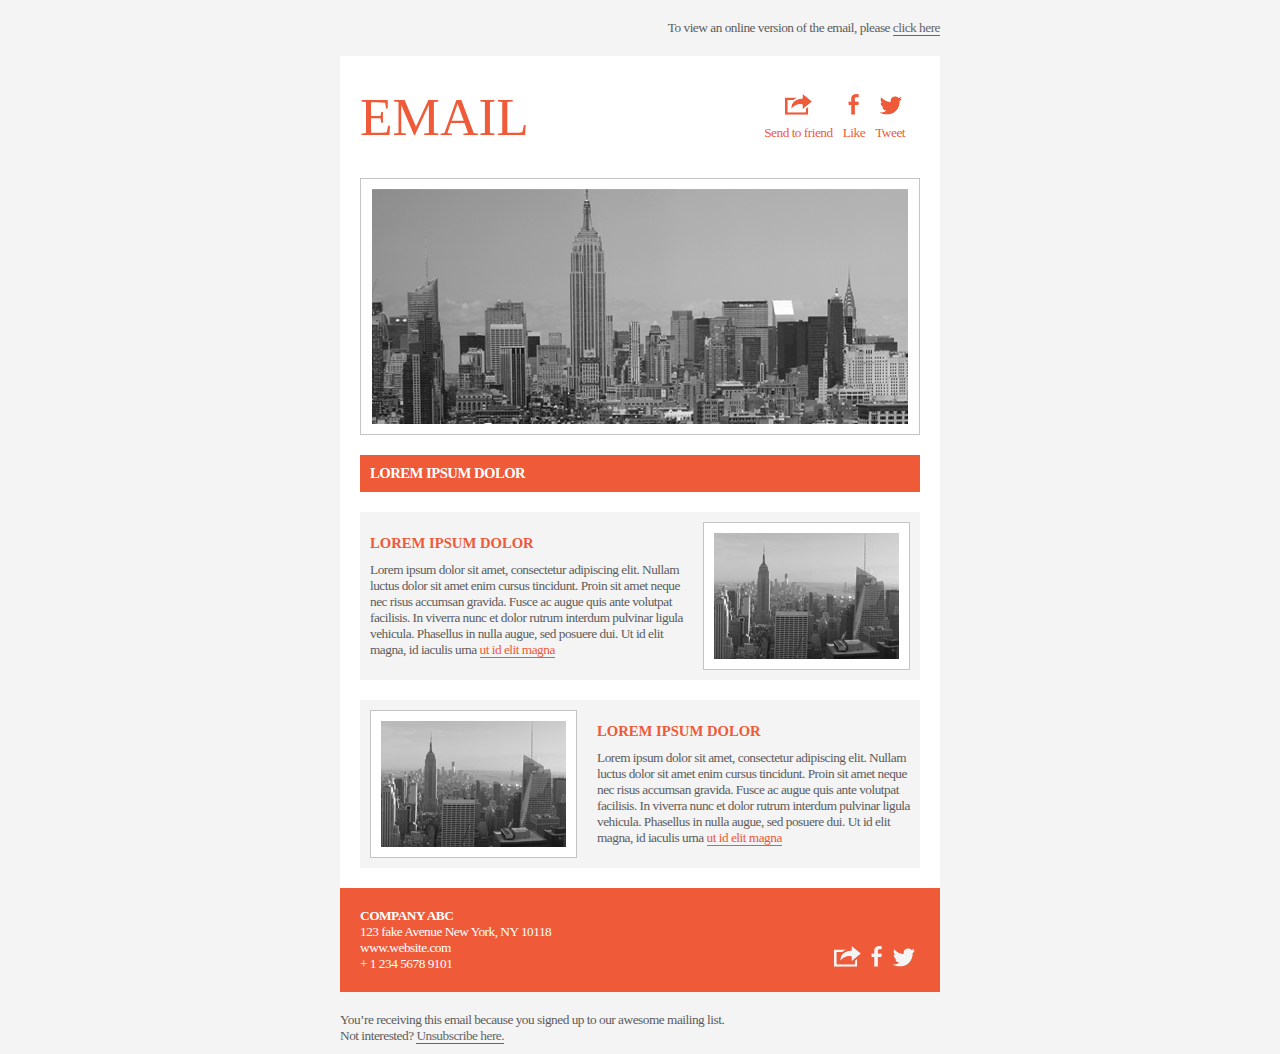
<file: Email Temlate/index.html>
<!DOCTYPE html PUBLIC "-//W3C//DTD XHTML 1.0 Transitional//EN"
        "http://www.w3.org/TR/xhtml1/DTD/xhtml1-transitional.dtd">
<html xmlns="http://www.w3.org/1999/xhtml">
<head>
    <title></title>
    <meta http-equiv="Content-Type" content="text/html; charset=utf-8"/>
    
    <style type="text/css">
        body {
            font-family: Tahoma;

        }

        p {
            margin: 0 !important;
            letter-spacing: -0.5px;
            color: #5c5c5c;
        }

        h1 {
            margin: 0 !important;
            color: #ef5a39;
        }

        h2 {
            color: #ef5a39;
            margin: 0 0 10px !important;
            text-transform: uppercase;
        }

        .social p {
            color: #ef5a39;
        }

        .email {
            font-family: Impact;
        }

        .contacts p {
            color: #fff;
        }

        .heading p {
            color: #fff;
            text-transform: uppercase;
            font-weight: bold;
        }

        .main {
            padding-top: 0 !important;
        }

        .email {
            padding-left: 0 !important;
        }

        .wrap {
            width: 600px;
        }

        .conteiner {
            padding: 0 !important;
        }

    </style>
    
</head>

<body style="margin:0;padding:0;" bgcolor="#f4f4f4">
<table width="100%" cellspacing="0" cellpadding="0" bgcolor="#f4f4f4">
    <tr>
        <td>
            <table class="wrap" width="650px" align="center" cellpadding="0" cellspacing="0" bgcolor="#f4f4f4">
                <tr height="20">
                    <td><img src="images/1.png"></td>
                    <td></td>
                    <td><img src="images/1.png"></td>
                </tr>
                <tr align="right">
                    <td></td>
                    <td><p style="font-size: 10pt;">To view an online version of the email, please <a
                            style="text-decoration:none; color:#666666;" href="#">
                        <span style="color: #666666; border-bottom: 1px solid #666666">click here</span></a></p>
                    </td>
                    <td></td>
                </tr>
                <tr height="20">
                    <td></td>
                    <td></td>
                    <td></td>
                </tr>
                <tr>
                    <td></td>
                    <td>
                        <table width="600px" bgcolor="#ffffff" align="center" cellspacing="0"
                               cellpadding="0">
                            <tr>
                                <td colspan="4" class="main">
                                    <table cellspacing="20" cellpadding="10">
                                        <tr align="center">

                                            <td align="left" class="email" colspan="1"><h1
                                                    style="font-size: 40pt; font-weight: normal;">EMAIL</h1></td>
                                            <td colspan="3">
                                                <table cellspacing="0" cellpadding="5" align="right">
                                                    <tr align="center">
                                                        <td>
                                                            <img src="images/icon1.png">
                                                        </td>
                                                        <td valign="bottom"><img src="images/icon2.png">

                                                        </td>
                                                        <td valign="bottom"><img src="images/icon3.png">

                                                        </td>
                                                    </tr>

                                                    <tr align="center" valing="bottom" class="social"
                                                        style="font-size: 10pt;">
                                                        <td><p>Send to friend</p></td>
                                                        <td><p>Like</p></td>
                                                        <td><p>Tweet</p></td>
                                                    </tr>
                                                </table>
                                            </td>

                                        </tr>
                                        <tr align="center">
                                            <td colspan="4" style="border: 1px solid #c4c4c4"><img src="images/img.png"></td>
                                        </tr>

                                        <tr align="left">

                                            <td colspan="4" bgcolor="#ef5a39" class="heading">
                                                <p style="font-size: 11pt;">
                                                    Lorem ipsum dolor</p></td>

                                        </tr>

                                        <tr align="center">

                                            <td colspan="4" class="conteiner">
                                                <table cellspacing="0" cellpadding="10">
                                                    <td align="left" bgcolor="#f4f4f4">
                                                        <h2 style="font-size: 11pt;">Lorem ipsum dolor</h2>

                                                        <p style="font-size: 10pt;">Lorem ipsum dolor sit amet,
                                                            consectetur adipiscing elit.
                                                            Nullam luctus dolor sit amet enim cursus tincidunt. Proin
                                                            sit amet
                                                            neque nec
                                                            risus accumsan gravida. Fusce ac augue quis ante volutpat
                                                            facilisis.
                                                            In viverra
                                                            nunc et dolor rutrum interdum pulvinar ligula vehicula.
                                                            Phasellus in
                                                            nulla
                                                            augue, sed posuere dui.
                                                            Ut id elit magna, id iaculis urna
                                                            <a style="text-decoration:none; color:#ef5a39;"
                                                               href="#"><span
                                                                    style="color: #ef5a39; border-bottom: 1px solid #ef5a39;">ut
                                                                id elit magna</span></a>

                                                        </p>
                                                    </td>
                                                    <td bgcolor="#f4f4f4">
                                                        <table cellspacing="0" cellpadding="10"
                                                               style="border: 1px solid #c4c4c4" bgcolor="ffffff">
                                                            <tr>
                                                                <td><img src="images/img2.png"></td>
                                                            </tr>
                                                        </table>
                                                    </td>
                                                </table>
                                            </td>

                                        </tr>

                                        <tr align="center">

                                            <td colspan="4" class="conteiner">
                                                <table cellspacing="0" cellpadding="10">
                                                    <td bgcolor="#f4f4f4">
                                                        <table cellspacing="0" cellpadding="10"
                                                               style="border: 1px solid #c4c4c4" bgcolor="ffffff">
                                                            <tr>
                                                                <td><img src="images/img2.png"></td>
                                                            </tr>
                                                        </table>
                                                    </td>
                                                    <td align="left" bgcolor="#f4f4f4">
                                                        <h2 style="font-size: 11pt;">Lorem ipsum dolor</h2>

                                                        <p style="font-size: 10pt;">Lorem ipsum dolor sit amet,
                                                            consectetur adipiscing elit.
                                                            Nullam luctus dolor sit amet enim cursus tincidunt. Proin
                                                            sit amet
                                                            neque nec
                                                            risus accumsan gravida. Fusce ac augue quis ante volutpat
                                                            facilisis.
                                                            In viverra
                                                            nunc et dolor rutrum interdum pulvinar ligula vehicula.
                                                            Phasellus in
                                                            nulla
                                                            augue, sed posuere dui.
                                                            Ut id elit magna, id iaculis urna
                                                            <a style="text-decoration:none; color:#ef5a39;"
                                                               href="#"><span
                                                                    style="color: #ef5a39; border-bottom: 1px solid #ef5a39;">ut
                                                                id elit magna</span></a>
                                                        </p>
                                                    </td>
                                                </table>
                                            </td>

                                        </tr>
                                    </table>
                                </td>
                            </tr>

                            <tr bgcolor="#ef5a39">

                                <td class="contacts" style="font-size: 10pt; padding: 20px;"><p><strong>COMPANY ABC</strong></p>

                                    <p>123 fake Avenue New York, NY 10118</p>

                                    <p><a href="#" style="text-decoration:none; color:#fff;"><span style="color:#fff;">www.website.com</span></a>
                                    </p>

                                    <p>+ 1 234 5678 9101</p></td>
                                <td valign="bottom" align="right" style="padding: 20px;">
                                    <table cellspacing="0" cellpadding="5">
                                        <tr>
                                            <td valign="bottom"><img class="icon" src="images/icon4.png"></td>
                                            <td valign="bottom"><img class="icon" src="images/icon5.png"></td>
                                            <td valign="bottom"><img class="icon" src="images/icon6.png"></td>
                                        </tr>
                                    </table>
                                </td>


                            </tr>

                        </table>
                    </td>
                    <td></td>
                </tr>
                
                <tr height="20">
                    <td></td>
                    <td></td>
                    <td></td>
                </tr>
                <tr align="center">
                    <td></td>
                    <td align="left" style="font-size: 10pt;"><p>You’re receiving this email because you signed up to
                        our
                        awesome mailing list.

                        <p>Not interested? <a style="text-decoration:none; color:#666666;" href="#"><span
                                style="color: #666666; border-bottom: 1px solid #666666">Unsubscribe here.</span></a>
                        </p></td>
                    <td></td>
                </tr>
                <tr height="10">
                    <td></td>
                    <td></td>
                    <td></td>
                </tr>
            </table>
            
        </td>
        
    </tr>
    
</table>

</body>

</html>
</file>
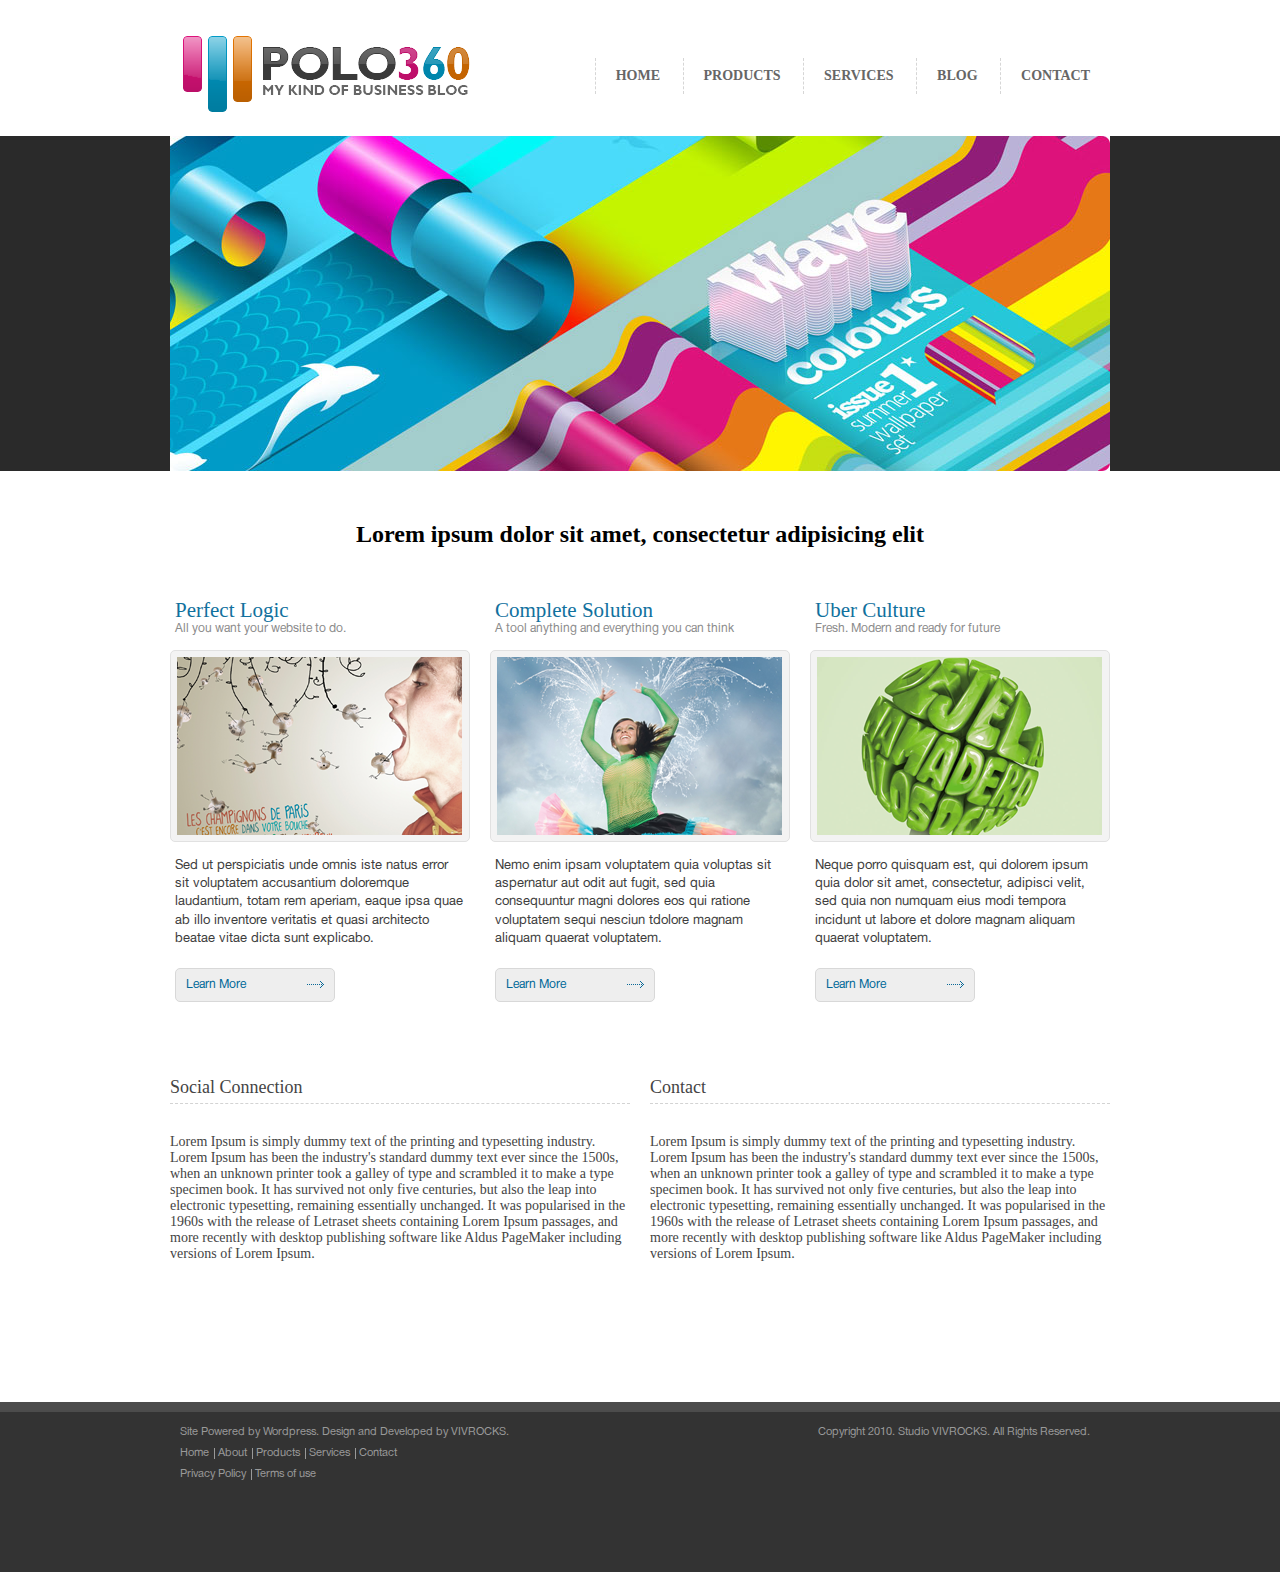
<file: Frameworks 960 Grid System/index.html>
<!DOCTYPE html>
<html>
<head lang="en">
    <meta charset="UTF-8">
    <title>Framework Grid 960</title>
    <link rel="stylesheet" href="css/grid.css">
    <link rel="stylesheet" href="css/reset.css">
    <link rel="stylesheet" href="css/style.css">
</head>
<body>
<div class="wrapper clearfix">
<header class="clearfix">
    <div class="container_12">
        <div class="grid_4">
            <div class="logo clearfix"><a href="#"><img src="images/logo.png" class="logo-img"></a></div>
        </div>
        <div class="grid_8">
            <nav class="header-nav">
                <ul>
                    <li><a href="#">Home</a></li>
                    <li><a href="#">Products</a></li>
                    <li><a href="#">Services</a></li>
                    <li><a href="#">Blog</a></li>
                    <li><a href="#">Contact</a></li>
                </ul>
            </nav>
        </div>
    </div>
</header>

<div class="slider clearfix">
    <div class="container_12">
        <div class="grid_12">
            <img src="images/slider.jpg">
        </div>
    </div>
</div>
<main class="clearfix">
    <div class="container_12">
        <div class="grid_12 header">
            <h1>Lorem ipsum dolor sit amet, consectetur adipisicing elit</h1>
        </div>
        <div class="clear"></div>
        <div class="news clearfix">
            <div class="grid_4 new">
                <h2>Perfect Logic</h2>

                <p class="description">All you want your website to do.</p>
                <figure><img src="images/boy.png"></figure>

                <p class="content">Sed ut perspiciatis unde omnis iste natus error sit
                    voluptatem accusantium doloremque laudantium, totam rem aperiam,
                    eaque ipsa quae ab illo inventore veritatis et quasi architecto beatae vitae dicta sunt
                    explicabo.</p>
                <button>Learn More<a class="icon pointer"></a></button>
            </div>
            <div class="grid_4 new">
                <h2>Complete Solution</h2>

                <p class="description">A tool anything and everything you can think</p>
                <figure><img src="images/girl.png"></figure>

                <p class="content">Nemo enim ipsam voluptatem quia voluptas sit aspernatur aut odit aut fugit,
                    sed quia consequuntur magni dolores eos qui ratione voluptatem sequi
                    nesciun tdolore magnam aliquam quaerat voluptatem.</p>
                <button>Learn More<a class="icon pointer"></a></button>
            </div>
            <div class="grid_4 new">
                <h2>Uber Culture</h2>

                <p class="description">Fresh. Modern and ready for future</p>
                <figure><img src="images/green_ball.png"></figure>

                <p class="content">Neque porro quisquam est, qui dolorem ipsum quia dolor sit amet, consectetur,
                    adipisci velit,
                    sed quia non numquam eius modi tempora incidunt ut labore et dolore magnam aliquam quaerat
                    voluptatem.</p>
                <button>Learn More<a class="icon pointer"></a></button>
            </div>
        </div>

        <div class="soc_conteiner">
            <div class="grid_6">
                <h2>Social Connection</h2>

                <p>Lorem Ipsum is simply dummy text of the printing and typesetting industry.
                    Lorem Ipsum has been the industry's standard dummy text ever since the 1500s,
                    when an unknown printer took a galley of type and scrambled it to make a type specimen book.
                    It has survived not only five centuries, but also the leap into electronic typesetting, remaining
                    essentially unchanged.
                    It was popularised in the 1960s with the release of Letraset sheets containing Lorem Ipsum passages,
                    and more recently with desktop publishing software like Aldus PageMaker including versions of Lorem
                    Ipsum.</p>
            </div>

            <div class="grid_6">
                <h2>Contact</h2>

                <p>Lorem Ipsum is simply dummy text of the printing and typesetting industry.
                    Lorem Ipsum has been the industry's standard dummy text ever since the 1500s,
                    when an unknown printer took a galley of type and scrambled it to make a type specimen book.
                    It has survived not only five centuries, but also the leap into electronic typesetting, remaining
                    essentially unchanged.
                    It was popularised in the 1960s with the release of Letraset sheets containing Lorem Ipsum passages,
                    and more recently with desktop publishing software like Aldus PageMaker including versions of Lorem
                    Ipsum.</p>
            </div>
        </div>
    </div>
</main>
</div>
<footer class="clearfix">
    <div class="container_12">
        <div class="grid_5">
            <p>Site Powered by Wordpress. Design and Developed by VIVROCKS.</p>
            <nav class="footer-nav">
                <ul>
                    <li><a href="#">Home</a></li>
                    <li><a href="#">About</a></li>
                    <li><a href="#">Products</a></li>
                    <li><a href="#">Services</a></li>
                    <li><a href="#">Contact</a></li>
                </ul>
                <ul>
                    <li><a href="#">Privacy Policy </a></li>
                    <li><a href="#">Terms of use</a></li>
                </ul>
            </nav>
        </div>
        <div class="grid_5 push_2 copy">
            <p>Copyright 2010. Studio VIVROCKS. All Rights Reserved.</p>
        </div>
        </div>
</footer>


</body>
</html>
</file>
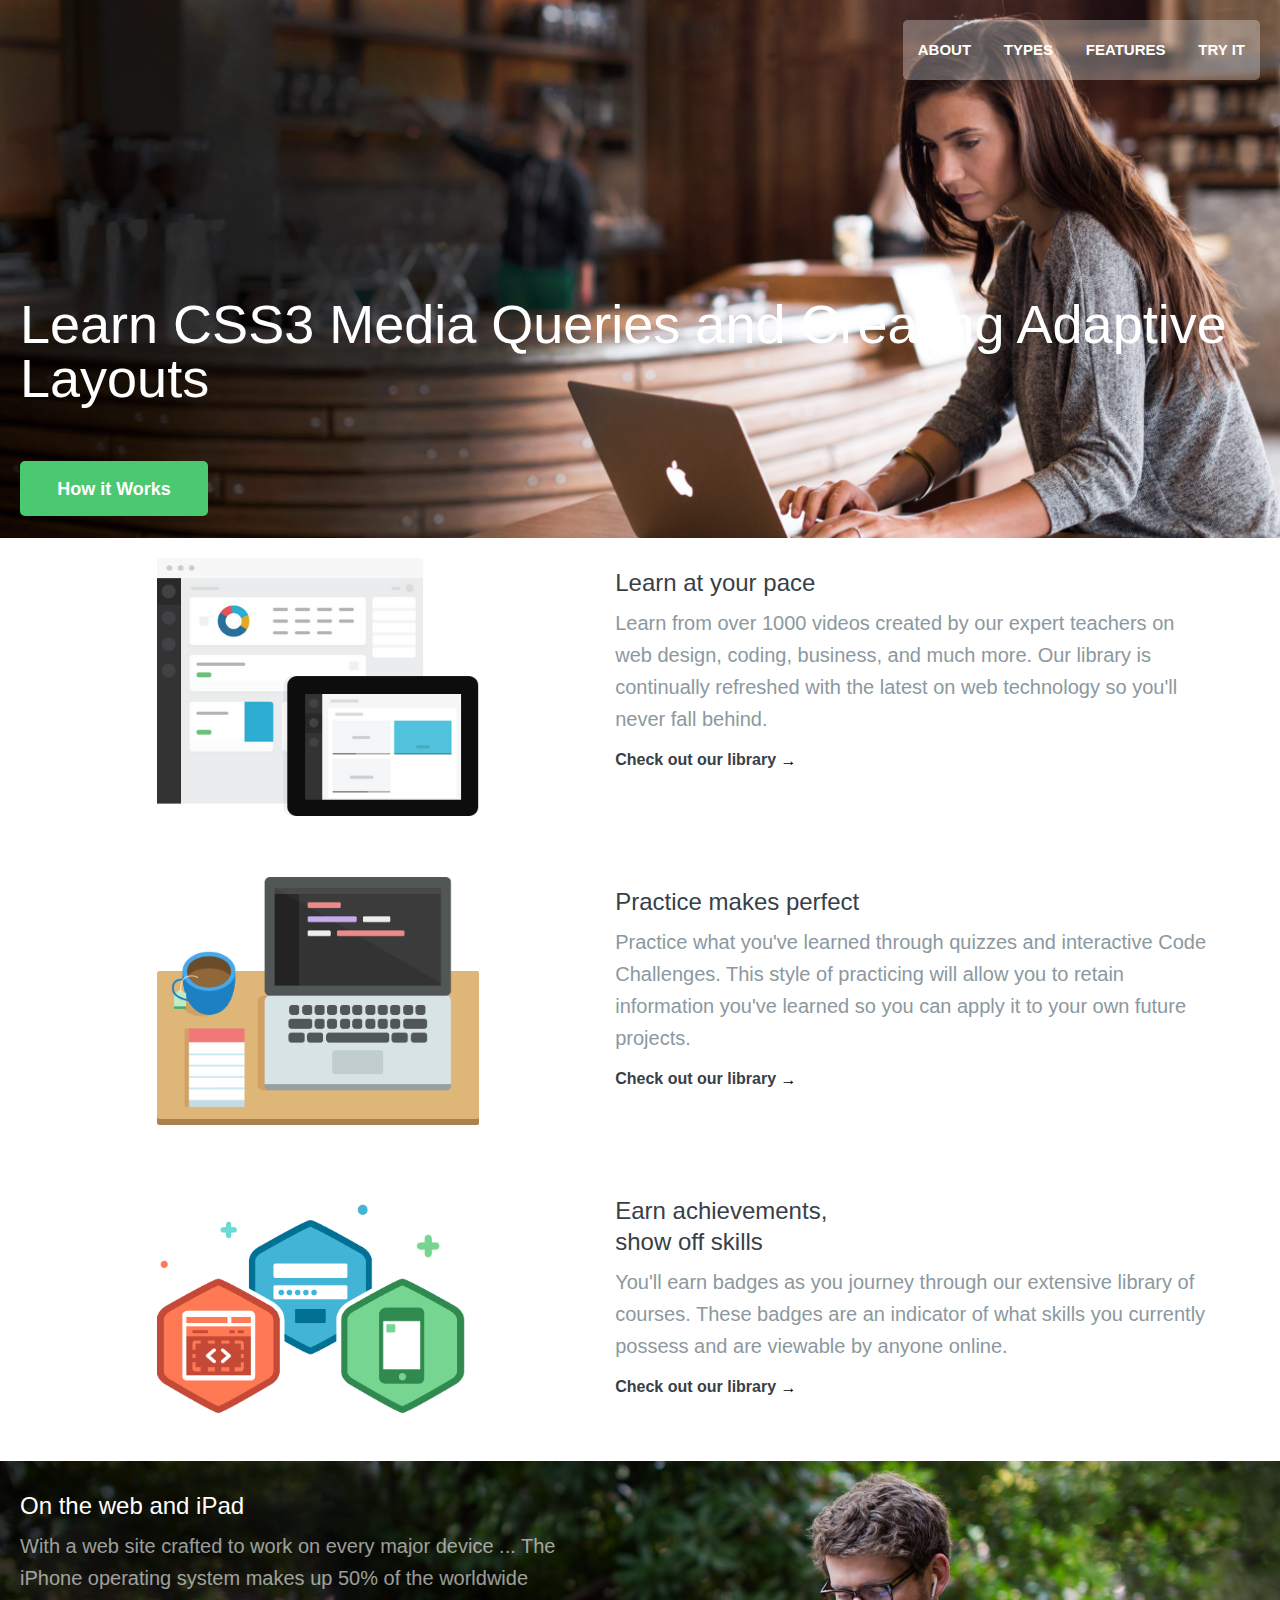
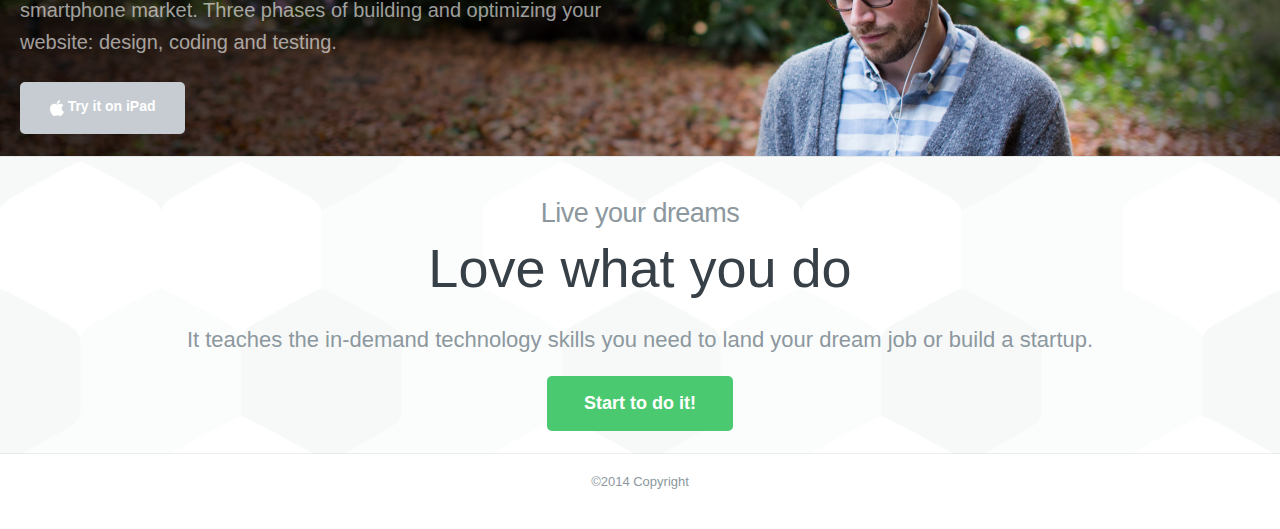
<file: Media Queries/index.html>
<!DOCTYPE html>
<html>
<head lang="en">
    <meta charset="UTF-8">
    <meta http-equiv="X-UA-Compatible" content="IE=edge,chrome=1">
    <meta name="viewport" content="width=device-width, initial-scale=1.0, minimum-scale=1.0, maximum-scale=1.0, user-scalable=no">
    <title>CSS3 Media Queries and Responsive Layout</title>
    <link rel="stylesheet" type="text/css" href="css/styles.css">
    <link rel="stylesheet" type="text/css" href="css/media.css">
</head>
<body>

<!-- Header -->
<header class="header">

    <div class="row container">
        <nav class="main-nav right">
            <ul class="nav">
                <li>
                    <a href="#">About</a>
                </li>
                <li>
                    <a href="#">Types</a>
                </li>
                <li>
                    <a href="#">Features</a>
                </li>
                <li>
                    <a href="#">Try it</a>
                </li>
            </ul>
        </nav>
    </div>

    <div class="row container">
        <div class="header-content columns column-wide">
            <h1>Learn CSS3 Media Queries and Creating Adaptive Layouts</h1>
            <a class="btn btn-primary btn-large" href="#">How it Works</a>
        </div>
    </div>

</header>

<!-- Main Sections -->
<section class="proof-points">
    <div class="row container learn">
        <div class="columns column-half left">
            <div class="image-ex"><img src="img/learn-web.png" alt="learn web"></div>
        </div>
        <div class="columns column-half left">
            <h3>Learn at your pace</h3>
            <p>Learn from over 1000 videos created by our expert teachers on web design, coding, business, and much more. Our library is continually refreshed with the latest on web technology so you'll never fall behind.</p>
            <a href="#" class="callout-link">Check out our library <span class="icon icon-arrow-right-dark">&rarr;</span></a>
        </div>
    </div>
    <div class="row container practice">
        <div class="columns column-half left">
            <div class="image-ex"><img src="img/practice-perfect.png" alt="practice perfect"></div>
        </div>
        <div class="columns column-half left">
            <h3>Practice makes perfect</h3>
            <p>Practice what you've learned through quizzes and interactive Code Challenges. This style of practicing will allow you to retain information you've learned so you can apply it to your own future projects.</p>
            <a href="#" class="callout-link">Check out our library <span class="icon icon-arrow-right-dark">&rarr;</span></a>
        </div>
    </div>
    <div class="row container earn">
        <div class="columns column-half left">
            <div class="image-ex"><img src="img/learn-design.png" alt="learn design"></div>
        </div>
        <div class="columns column-half left">
            <h3>Earn achievements, <br> show off skills</h3>
            <p>You'll earn badges as you journey through our extensive library of courses. These badges are an indicator of what skills you currently possess and are viewable by anyone online.</p>
            <a href="#" class="callout-link">Check out our library <span class="icon icon-arrow-right-dark">&rarr;</span></a>
        </div>
    </div>
</section>

<section class="ipad">
    <div class="row container">
        <div class="columns column-half">
            <h3>On the web and iPad</h3>
            <p>With a web site crafted to work on every major device ... The iPhone operating system makes up 50% of the worldwide smartphone market. Three phases of building and optimizing your website: design, coding and testing.</p>
            <a class="btn btn-quiet btn-medium" href="#"><span class="icon icon-apple"></span> Try it on iPad</a>
        </div>
    </div>
</section>

<section class="love-job">
    <div class="row container">
        <div class="centered columns column-wide">
            <h1><small>Live your dreams</small> Love what you do</h1>
            <p class="subheading">It teaches the in-demand technology skills you need to land your dream job or build a startup.</p>
            <a class="btn btn-primary btn-large" href="#">Start to do it!</a>
        </div>
    </div>
</section>

<!-- Footer -->
<footer class="container footer">
    <p>©2014 Copyright</p>
</footer>


</body>
</html>
</file>
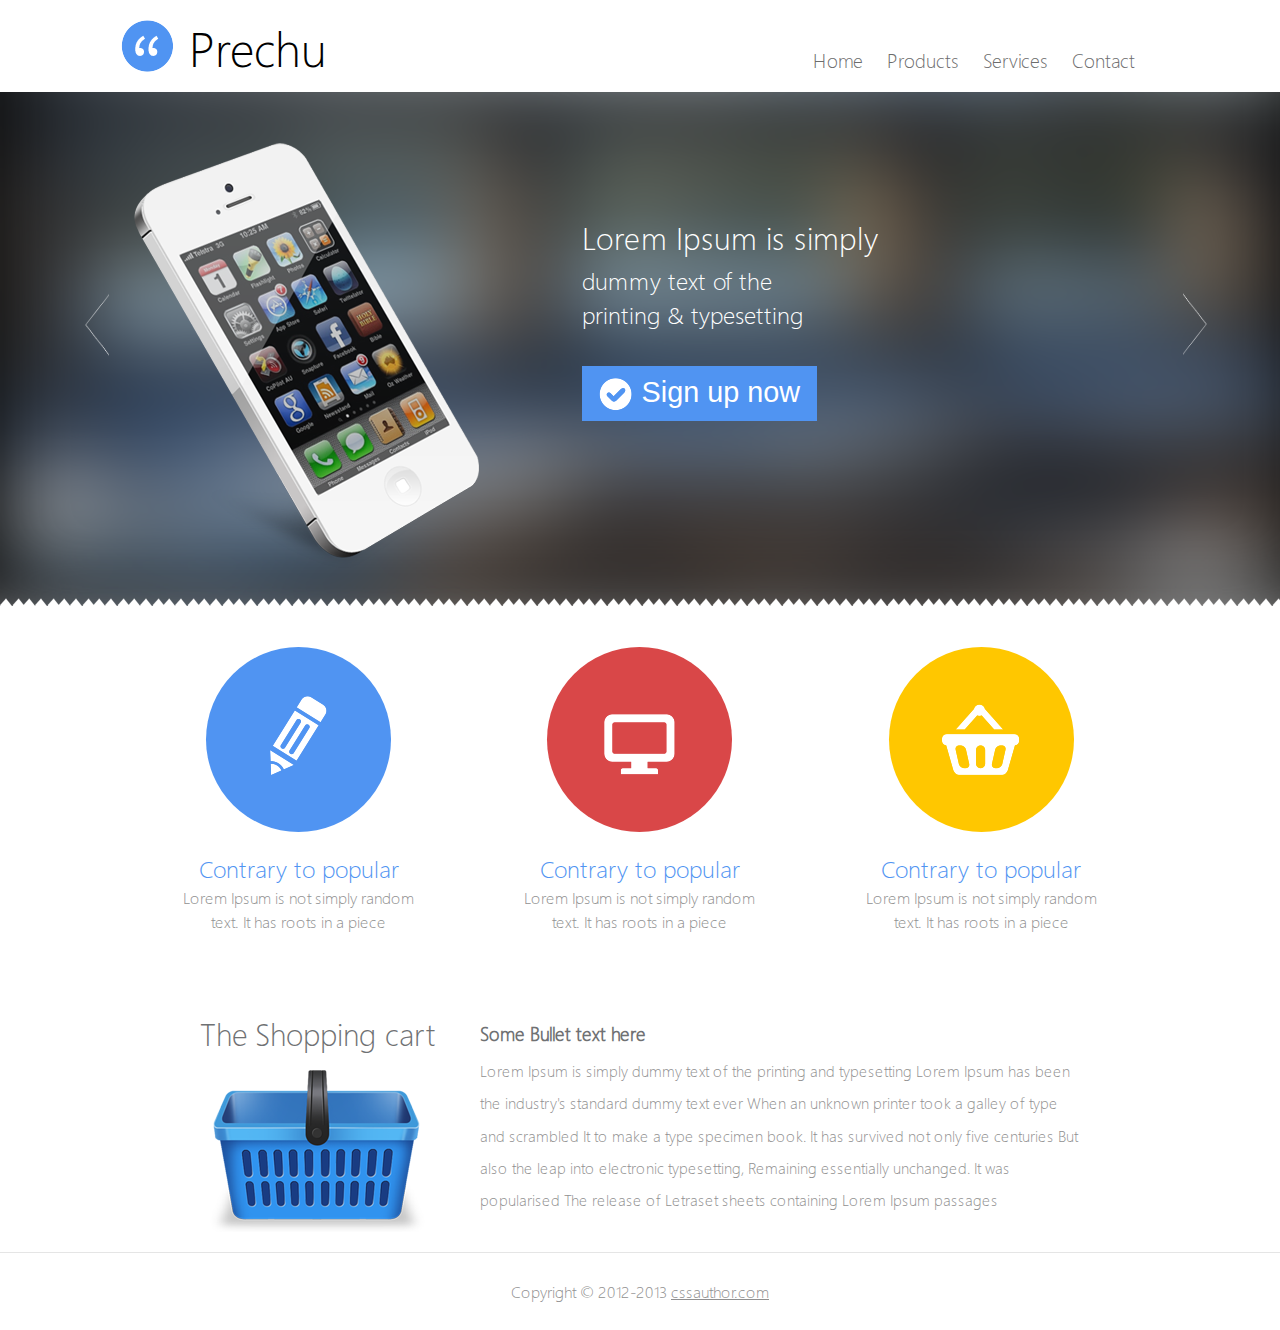
<file: Mobile First/index.html>
<!doctype html>
<html lang="en">
<head>
    <meta charset="UTF-8">
    <meta name="viewport" content="width=device-width, initial-scale=1.0">
    <title>Mobile first</title>
    <link rel="stylesheet" href="css/reset.css"/>
    <link rel="stylesheet" href="css/style.css"/>
</head>

<body>

<header>
    <div class="wrapper">
        <div class="logo"><a href="#">Prechu</a></div>
        <div class="menu-button"><span></span></div>

        <nav class="header-nav">
            <ul>
                <li><a href="#">Home</a></li>
                <li><a href="#">Products</a></li>
                <li><a href="#">Services</a></li>
                <li><a href="#">Contact</a></li>
            </ul>
        </nav>
    </div>
</header>

<div class="gallery">
    <div class="wrapper">
        <div class="gallery-nav">
            <a class="prev" href="#"><i class="icon-left"></i></a>
            <a class="next" href="#"><i class="icon-right"></i></a>
        </div>

        <div class="holder">
            <ul>
                <li>
                    <figure><img src="images/iphone.png" alt=iphone></figure>

                    <div class="conteiner">
                        <h1>Lorem Ipsum is simply</h1>

                        <p>dummy text of the </p>

                        <p>printing & typesetting</p>

                        <button>Sign up now</button>
                    </div>
                </li>
            </ul>
        </div>
    </div>
    <div class="line"></div>
</div>

<main>
    <div class="wrapper">
        <section class="features">
            <div class="product">
                <a class="icon blue" href=""><i class="pensil"></i></a>

                <h2>Contrary to popular</h2>

                <p>Lorem Ipsum is not simply random text. It has roots in a piece </p>

            </div>
            <div class="product">
                <a class="icon red" href=""><i class="monitor"></i></a>

                <h2>Contrary to popular</h2>

                <p>Lorem Ipsum is not simply random text. It has roots in a piece </p>
            </div>
            <div class="product">
                <a class="icon yellow" href=""><i class="basket"></i></a>

                <h2>Contrary to popular</h2>

                <p>Lorem Ipsum is not simply random text. It has roots in a piece </p>
            </div>
        </section>
        <section class="cart">
            <div class="cart-block">
                <h1>The Shopping cart</h1>
                <figure><img src="images/cart.png" alt="cart"></figure>
            </div>
            <div class="content">
                <h2>Some Bullet text here</h2>

                <p>Lorem Ipsum is simply dummy text of the printing and typesetting
                    Lorem Ipsum has been the industry's standard dummy text ever
                    When an unknown printer took a galley of type and scrambled
                    It to make a type specimen book. It has survived not only five centuries
                    But also the leap into electronic typesetting,
                    Remaining essentially unchanged. It was popularised
                    The release of Letraset sheets containing Lorem Ipsum passages</p>
            </div>
        </section>
    </div>
</main>
<footer>
    <div class="wrapper">
        <p>Copyright &copy 2012-2013 <a href="http://cssauthor.com">cssauthor.com</a></p>

    </div>
</footer>


</body>
</html>
</file>
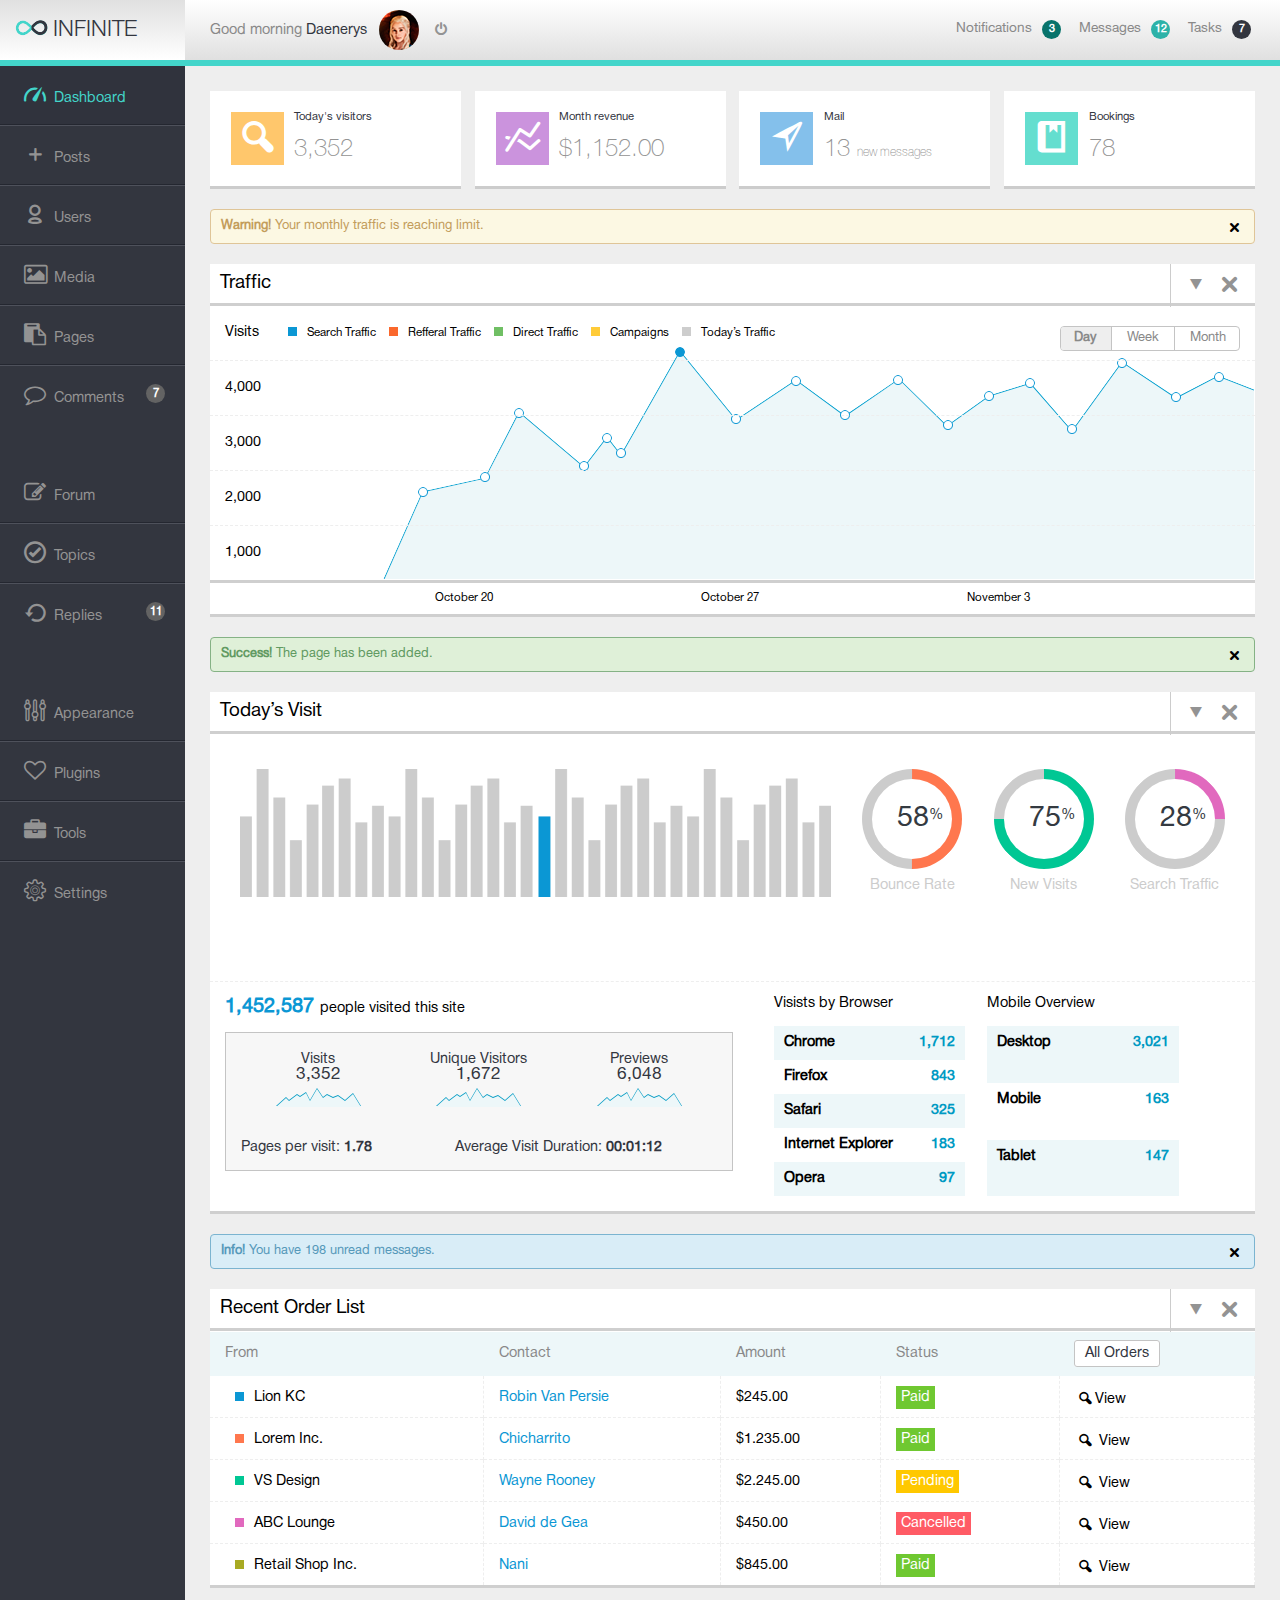
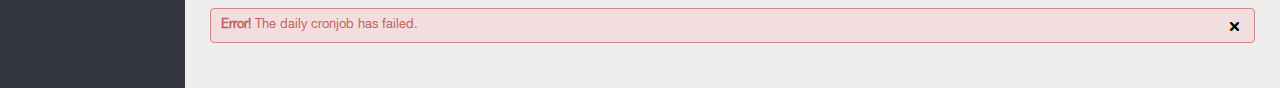
<file: Project Markup/index.html>
<!doctype html>
<html lang="en">
<head>
    <meta charset="UTF-8">
    <meta name="viewport" content="width=device-width, initial-scale=1.0">
    <title>Infinite</title>
    <link rel="stylesheet" href="css/reset.css"/>
    <link rel="stylesheet" href="css/style.css"/>
    <link rel="stylesheet" href="css/font.css"/>
</head>

<body>
<div class="wrapper">
    <header class="clearfix">
        <div class="logo left">
            <a href="www.infinite.com"><img src="images/logo.png"><span>Infinite</span></a>
        </div>
        <div class="top-bar">
            <div class="welcome-holder">
                <span>Good morning</span>
                <span class="username">Daenerys</span>

                <span class="avatar"></span>
                <a href="#"><span class="icon-off"></span></a>
            </div>


            <ul class="user-info right">
                <li>Notifications <span class="circle atoll">3</span></li>
                <li>Messages <span class="circle shamrock">12</span></li>
                <li>Tasks <span class="circle tuna">7</span></li>
            </ul>
        </div>
    </header>
    <aside class="menu-bar left clearfix">
        <nav>
            <ul>
                <li class="active"><a href="#"><i class="icon icon-gauge"></i> <span>Dashboard</span></a></li>
                <li><a href="#"><i class="icon icon-plus"></i> <span>Posts</span></a></li>
                <li><a href="#"><i class="icon icon-user-outline"></i> <span>Users</span></a></li>
                <li><a href="#"><i class="icon icon-picture"></i> <span>Media</span></a></li>
                <li><a href="#"><i class="icon icon-paste"></i> <span>Pages</span></a></li>
                <li><a href="#"><i class="icon icon-comment"></i> <span>Comments <i
                        class="circle right">7</i></span></a>
                </li>
            </ul>

            <ul>
                <li><a href="#"><i class="icon icon-edit"></i> <span>Forum</span></a></li>
                <li><a href="#"><i class="icon icon-ok-circled"></i> <span>Topics</span></a></li>
                <li><a href="#"><i class="icon icon-ccw"></i> <span>Replies<i class="circle right">11</i></span></a>
                </li>
            </ul>

            <ul>
                <li><a href="#"><i class="icon icon-params"></i> <span>Appearance</span></a></li>
                <li><a href="#"><i class="icon icon-heart-empty"></i> <span>Plugins</span></a></li>
                <li><a href="#"><i class="icon icon-briefcase"></i> <span>Tools</span></a></li>
                <li><a href="#"><i class="icon icon-cog"></i> <span>Settings</span></a></li>
            </ul>
        </nav>
    </aside>
    <main class="clearfix">
        <div class="statistics">
            <a href="#" class="visitors block">
                <span class="icon icon-user koromiko"></span>

                <div class="list-holder"><p class="title">Today's visitors</p>

                    <p class="count">3,352</p></div>

            </a>

            <a href="#" class="revenue block">
                <span class="icon icon-chart-line wisteria"></span>

                <div class="list-holder"><p class="title">Month revenue</p>

                    <p class="count">$1,152.00</p></div>
            </a>
            <a href="#" class="mail block">
                <span class="icon icon-direction seagull"></span>

                <div class="list-holder"><p class="title">Mail</p>

                    <p class="count">13 <span>new messages</span></p></div>
            </a>
            <a href="#" class="bookings block">
                <span class="icon icon-book viking"></span>

                <div class="list-holder"><p class="title">Bookings</p>

                    <p class="count">78</p></div>
            </a>
        </div>

        <div class="alert alert-warning">
            <strong>Warning!</strong> Your monthly traffic is reaching limit.
            <button type="button" class="close"><span class="icon-cancel"></span></button>
        </div>

        <section class="traffic info-container">
            <div class="container-mark">
                <h1>Traffic</h1>

                <div class="mark">
                    <a href="#"><span class="icon icon-down-dir"></span></a>
                    <a href="#"><span class="icon icon-cancel"></span></a>
                </div>
            </div>
            <div class="container-graph">
                <div class="graph">
                    <span>Visits</span>
                    <ul class="marks">
                        <li class="cerulean">Search Traffic</li>
                        <li class="orange">Refferal Traffic</li>
                        <li class="mantis">Direct Traffic</li>
                        <li class="sunglow">Campaigns</li>
                        <li class="silver">Today’s Traffic</li>
                    </ul>
                    <ul class="tabs right">
                        <li class="tab active"><a href="#">Day</a></li>
                        <li class="tab"><a href="#">Week</a></li>
                        <li class="tab"><a href="#">Month</a></li>
                    </ul>
                </div>
                <div class="graph-wrap clearfix">
                    <div class="graph"><p>4,000</p></div>
                    <div class="graph"><p>3,000</p></div>
                    <div class="graph"><p>2,000</p></div>
                    <div class="graph"><p>1,000</p></div>
                </div>
            </div>
            <div class="container-date">
                <ul>
                    <li>October 20</li>
                    <li>October 27</li>
                    <li>November 3</li>
                </ul>
            </div>
        </section>

        <div class="alert alert-success">
            <button type="button" class="close"><span class="icon-cancel"></span></button>
            <strong>Success!</strong> The page has been added.
        </div>

        <section class="visits info-container clearfix">
            <div class="container-mark">
                <h1>Today’s Visit</h1>

                <div class="mark">
                    <a href="#"><span class="icon icon-down-dir"></span></a>
                    <a href="#"><span class="icon icon-cancel"></span></a>
                </div>
            </div>
            <div class="graph">
                <div class="graphs">
                    <figure class="bars">
                        <img class="left" src="images/bars.png">
                    </figure>
                    <div class="chart">
                        <div class="bounce round left">
                            <div class="center">58<span><sup>%</sup></span></div>
                        </div>
                        <p>Bounce Rate</p>
                    </div>
                    <div class="chart">
                        <div class="new-visits round left">
                            <div class="center">75<span><sup>%</sup></span></div>
                        </div>
                        <p>New Visits</p>
                    </div>
                    <div class="chart">
                        <div class="search-traffic round left">
                            <div class="center">28<span><sup>%</sup></span></div>
                        </div>
                        <p>Search Traffic</p>
                    </div>

                </div>
            </div>

            <div class="info">
                <div class="stats left">
                    <p><span class="visits-total">1,452,587 </span>people visited this site</p>

                    <div class="board">
                        <div class="charts">
                            <div>
                                <p>Visits<br><span class="visits">3,352</span></p>
                                <img src="images/graph-sm.png">
                            </div>
                            <div>
                                <p>Unique Visitors<br><span class="unique">1,672</span></p>
                                <img src="images/graph-sm.png">
                            </div>
                            <div>
                                <p>Previews<br><span class="previews">6,048</span></p>
                                <img src="images/graph-sm.png">
                            </div>
                        </div>
                        <div class="info">
                            <p class="per-visit left">Pages per visit: <span class="figure">1.78</span></p>

                            <p class="duration right">Average Visit Duration: <span class="figure">00:01:12</span></p>
                        </div>
                    </div>
                </div>
                <div class="browsers left">
                    <table>
                        <caption>Visists by Browser</caption>
                        <tr>
                            <td>Chrome</td>
                            <td class="rightcol">1,712</td>
                        </tr>
                        <tr>
                            <td>Firefox</td>
                            <td class="rightcol">843</td>
                        </tr>
                        <tr>
                            <td>Safari</td>
                            <td class="rightcol">325</td>
                        </tr>
                        <tr>
                            <td>Internet Explorer</td>
                            <td class="rightcol">183</td>
                        </tr>
                        <tr>
                            <td>Opera</td>
                            <td class="rightcol">97</td>
                        </tr>
                    </table>
                    <table>
                        <caption>Mobile Overview</caption>
                        <tr>
                            <td>Desktop</td>
                            <td class="rightcol">3,021</td>
                        </tr>
                        <tr>
                            <td>Mobile</td>
                            <td class="rightcol">163</td>
                        </tr>
                        <tr>
                            <td>Tablet</td>
                            <td class="rightcol">147</td>
                        </tr>
                    </table>
                </div>
            </div>

        </section>
        <div class="alert alert-info">
            <button type="button" class="close"><span class="icon-cancel"></span></button>
            <strong>Info!</strong> You have 198 unread messages.
        </div>

        <section class="order-list info-container">
            <div class="container-mark">
                <h1>Recent Order List</h1>

                <div class="mark">
                    <a href="#"><span class="icon icon-down-dir"></span></a>
                    <a href="#"><span class="icon icon-cancel"></span></a>
                </div>
            </div>
            <div>
                <table class="clients">
                    <tr>
                        <th>From</th>
                        <th>Contact</th>
                        <th>Amount</th>
                        <th>Status</th>
                        <th><a href="#" class="all-orders">All Orders</a></th>
                    </tr>
                    <tr>
                        <td><span class="from lion">Lion KC</span></td>
                        <td class="contact">Robin Van Persie</td>
                        <td>$245.00</td>
                        <td><span class="tag paid">Paid</span></td>
                        <td><i class="icon-search"></i>View</td>
                    </tr>
                    <tr>
                        <td><span class="from lorem">Lorem Inc.</span></td>
                        <td class="contact">Chicharrito</td>
                        <td>$1.235.00</td>
                        <td><span class="tag paid">Paid</span></td>
                        <td><i class="icon-search"></i> View</td>
                    </tr>
                    <tr>
                        <td><span class="from design">VS Design</span></td>
                        <td class="contact">Wayne Rooney</td>
                        <td>$2.245.00</td>
                        <td><span class="tag pending">Pending</span></td>
                        <td><i class="icon-search"></i> View</td>
                    </tr>
                    <tr>
                        <td><span class="from lounge">ABC Lounge</span></td>
                        <td class="contact">David de Gea</td>
                        <td>$450.00</td>
                        <td><span class="tag cancelled">Cancelled</span></td>
                        <td><i class="icon-search"></i> View</td>
                    </tr>
                    <tr>
                        <td><span class="from retail">Retail Shop Inc.</span></td>
                        <td class="contact">Nani</td>
                        <td>$845.00</td>
                        <td><span class="tag paid">Paid</span></td>
                        <td><i class="icon-search"></i> View</td>
                    </tr>
                </table>
            </div>
        </section>
        <div class="alert alert-error">
            <button type="button" class="close"><span class="icon-cancel"></span></button>
            <strong>Error!</strong> The daily cronjob has failed.
        </div>
    </main>

</div>

</body>
</html>
</file>
<file: Frameworks 960 Grid System/css/grid.css>
/*
	Variable Grid System.
	Learn more ~ http://www.spry-soft.com/grids/
	Based on 960 Grid System - http://960.gs/

	Licensed under GPL and MIT.
*/

/*
  Forces backgrounds to span full width,
  even if there is horizontal scrolling.
  Increase this if your layout is wider.

  Note: IE6 works fine without this fix.
*/



/* Containers
----------------------------------------------------------------------------------------------------*/
.container_12 {
	margin-left: auto;
	margin-right: auto;
	width: 960px;
}

/* Grid >> Global
----------------------------------------------------------------------------------------------------*/


.grid_1,
.grid_2,
.grid_3,
.grid_4,
.grid_5,
.grid_6,
.grid_7,
.grid_8,
.grid_9,
.grid_10,
.grid_11,
.grid_12 {
	display:inline;
	float: left;
	position: relative;
	margin-left: 10px;
	margin-right: 10px;
}



.push_1, .pull_1,
.push_2, .pull_2,
.push_3, .pull_3,
.push_4, .pull_4,
.push_5, .pull_5,
.push_6, .pull_6,
.push_7, .pull_7,
.push_8, .pull_8,
.push_9, .pull_9,
.push_10, .pull_10,
.push_11, .pull_11,
.push_12, .pull_12 {
	position:relative;
}


/* Grid >> Children (Alpha ~ First, Omega ~ Last)
----------------------------------------------------------------------------------------------------*/

.alpha {
	margin-left: 0;
}

.omega {
	margin-right: 0;
}

/* Grid >> 12 Columns
----------------------------------------------------------------------------------------------------*/


.container_12 .grid_1 {
	width:60px;
}

.container_12 .grid_2 {
	width:140px;
}

.container_12 .grid_3 {
	width:220px;
}

.container_12 .grid_4 {
	width:300px;
}

.container_12 .grid_5 {
	width:380px;
}

.container_12 .grid_6 {
	width:460px;
}

.container_12 .grid_7 {
	width:540px;
}

.container_12 .grid_8 {
	width:620px;
}

.container_12 .grid_9 {
	width:700px;
}

.container_12 .grid_10 {
	width:780px;
}

.container_12 .grid_11 {
	width:860px;
}

.container_12 .grid_12 {
	width:940px;
}




/* Prefix Extra Space >> 12 Columns
----------------------------------------------------------------------------------------------------*/


.container_12 .prefix_1 {
	padding-left:80px;
}

.container_12 .prefix_2 {
	padding-left:160px;
}

.container_12 .prefix_3 {
	padding-left:240px;
}

.container_12 .prefix_4 {
	padding-left:320px;
}

.container_12 .prefix_5 {
	padding-left:400px;
}

.container_12 .prefix_6 {
	padding-left:480px;
}

.container_12 .prefix_7 {
	padding-left:560px;
}

.container_12 .prefix_8 {
	padding-left:640px;
}

.container_12 .prefix_9 {
	padding-left:720px;
}

.container_12 .prefix_10 {
	padding-left:800px;
}

.container_12 .prefix_11 {
	padding-left:880px;
}



/* Suffix Extra Space >> 12 Columns
----------------------------------------------------------------------------------------------------*/


.container_12 .suffix_1 {
	padding-right:80px;
}

.container_12 .suffix_2 {
	padding-right:160px;
}

.container_12 .suffix_3 {
	padding-right:240px;
}

.container_12 .suffix_4 {
	padding-right:320px;
}

.container_12 .suffix_5 {
	padding-right:400px;
}

.container_12 .suffix_6 {
	padding-right:480px;
}

.container_12 .suffix_7 {
	padding-right:560px;
}

.container_12 .suffix_8 {
	padding-right:640px;
}

.container_12 .suffix_9 {
	padding-right:720px;
}

.container_12 .suffix_10 {
	padding-right:800px;
}

.container_12 .suffix_11 {
	padding-right:880px;
}



/* Push Space >> 12 Columns
----------------------------------------------------------------------------------------------------*/


.container_12 .push_1 {
	left:80px;
}

.container_12 .push_2 {
	left:160px;
}

.container_12 .push_3 {
	left:240px;
}

.container_12 .push_4 {
	left:320px;
}

.container_12 .push_5 {
	left:400px;
}

.container_12 .push_6 {
	left:480px;
}

.container_12 .push_7 {
	left:560px;
}

.container_12 .push_8 {
	left:640px;
}

.container_12 .push_9 {
	left:720px;
}

.container_12 .push_10 {
	left:800px;
}

.container_12 .push_11 {
	left:880px;
}



/* Pull Space >> 12 Columns
----------------------------------------------------------------------------------------------------*/


.container_12 .pull_1 {
	left:-80px;
}

.container_12 .pull_2 {
	left:-160px;
}

.container_12 .pull_3 {
	left:-240px;
}

.container_12 .pull_4 {
	left:-320px;
}

.container_12 .pull_5 {
	left:-400px;
}

.container_12 .pull_6 {
	left:-480px;
}

.container_12 .pull_7 {
	left:-560px;
}

.container_12 .pull_8 {
	left:-640px;
}

.container_12 .pull_9 {
	left:-720px;
}

.container_12 .pull_10 {
	left:-800px;
}

.container_12 .pull_11 {
	left:-880px;
}




/* `Clear Floated Elements
----------------------------------------------------------------------------------------------------*/

/* http://sonspring.com/journal/clearing-floats */

.clear {
	clear: both;
	display: block;
	overflow: hidden;
	visibility: hidden;
	width: 0;
	height: 0;
}

/* http://www.yuiblog.com/blog/2010/09/27/clearfix-reloaded-overflowhidden-demystified */

.clearfix:before,
.clearfix:after {
	content: '\0020';
	display: block;
	overflow: hidden;
	visibility: hidden;
	width: 0;
	height: 0;
}

.clearfix:after {
	clear: both;
}

/*
  The following zoom:1 rule is specifically for IE6 + IE7.
  Move to separate stylesheet if invalid CSS is a problem.
*/

.clearfix {
	zoom: 1;
}
</file>
<file: Frameworks 960 Grid System/css/style.css>
@font-face {
    font-family: "HelveticaRegular";
    src: url("../fonts/HelveticaRegular.eot");
    src: url("../fonts/HelveticaRegular.eot?#iefix") format("embedded-opentype"),
    url("../fonts/HelveticaRegular.woff") format("woff"),
    url("../fonts/HelveticaRegular.ttf") format("truetype");
    font-style: normal;
    font-weight: normal;
}

html, body {
    height: 100%;
}

.wrapper {
    min-height: 100%;
    margin-bottom: -170px;
}

body {
    font-size: 62.5%;
    font-family: 'Georgia', serif;
}

/*---Logo--*/
.logo {
    padding: 36px 0 24px 0;
}

.logo-img {
    float: right;
}

/*---Header navigation---*/
.header-nav {
    padding: 58px 0 42px 0;
    text-align: right;
}

.header-nav li {
    border-left: 1px dashed #d6d6d6;
    padding: 10px 20px;
}

.header-nav a {
    font-size: 1.4em;
    font-weight: bold;
    text-transform: uppercase;
    color: #666666;
}

.header-nav a:hover {
    color: #dd127b;
}

.slider {
    background-color: #2a2a2a;
}

/*---main---*/
main {
    padding: 50px 0 140px
}

.header {
    padding: 0 0 50px 0;
}

main h1 {
    font-size: 2.4em;
    font-weight: bold;
    text-align: center;
}

/*---News---*/
.news {
    margin: 0 0 75px 0;
}

.new h2,
.new p {
    padding: 0 5px;
}

.new h2 {
    font-weight: normal;
    color: #11719e;
    font-size: 2.1em;
}

.description {
    color: #8c8c8c;
    font-size: 1.2em;
    font-family: 'HelveticaRegular';
}

.new figure {
    padding: 6px;
    border: 1px solid #e1e1e1;
    border-radius: 5px;
    background-color: #f3f3f3;
    margin: 15px 0;
}

.new .content {
    font-family: 'HelveticaRegular';
    font-size: 1.3em;
    line-height: 1.4em;
    color: #3e3e3e;
    margin-bottom: 20px;
}

.new button {
    background-color: #eeeeee;
    border: 1px solid #d8d8d8;
    border-radius: 5px;
    color: #016999;
    font-family: 'HelveticaRegular';
    font-size: 1.2em;
    padding: 10px;
    margin: 0 5px;
    width: 160px;
    text-align: left;
}

.new button:hover {
    background-color: #f8f8f8;
    border: 1px solid #cccccc;
}

.new a {
    float: right;
}

.icon:before {
    content: "";
    display: inline-block;
    background: url("../images/pointer.png") no-repeat top right;
    width: 17px;
    height: 7px;
}

/*---Social info conteiner--*/
.soc_conteiner h2 {
    border-bottom: 1px dashed #d3d3d3;
    font-size: 1.8em;
    color: #444444;
    font-weight: normal;
    padding-bottom: 5px;
    margin-bottom: 30px;
}

.soc_conteiner p {
    font-size: 1.4em;
    font-family: 'Myriad Pro';
    color: #444444;
}

/*---Footer---*/
footer {
    border-top: 10px solid #4c4c4c;
    background-color: #333333;
    color: #999999;
    font-family: 'HelveticaRegular';
    font-size: 1.1em;
    padding: 15px 0 100px 0;
    height: 170px;
    box-sizing: border-box;
}

footer:after, .wrapper:after {
    height: 170px;
}

footer a {
    color: #999999;
}

footer a:hover {
    color: #cecece;
}

.copy {
    text-align: right;
}

footer p {
    padding: 0 20px 10px 10px;
}

footer nav {
    padding: 0 0 0 10px;
}

footer ul {
    padding: 0 0 10px 0;
}

footer li {
    padding-right: 5px;
    border-right: 1px solid #999999;
}

footer li:last-child {
    padding-right: 0;
    border-right: 0;
}
</file>
<file: Media Queries/css/styles.css>
/* Common */
*{margin: 0; padding: 0; }

*, *:before, *:after {
    -webkit-box-sizing: border-box;
    -moz-box-sizing: border-box;
    box-sizing: border-box;
}
html, body, div, span, object, iframe, h1, h2, h3, h4, h5, h6, p, blockquote, pre, abbr, address, cite, code, del, dfn, em, img, ins, kbd, q, samp, small, strong, sub, sup, var, b, i, dl, dt, dd, ol, ul, li, fieldset, form, label, legend, table, caption, tbody, tfoot, thead, tr, th, td, article, aside, canvas, details, figcaption, figure, footer, header, hgroup, menu, nav, section, summary, time, mark, audio, video {
    margin: 0;
    padding: 0;
    border: 0;
    font-size: 100%;
    font: inherit;
    vertical-align: baseline;
}
body{
    background-color: #fff;
    color: #8c989e;
    font-size: 62.5%;
    font-style: normal;
    font-family: Arial, Helvetica, sans-serif;
    line-height: 1;
    position: relative;
    margin: 0 auto;
}
h1, h2, h3, h4, h5, h6 {
    color: #384047;
    font-style: normal;
    line-height: 1.3;
    margin: 1.5% 0;
}
h1 small, h2 small, h3 small, h4 small, h5 small, h6 small {
    color: #8c989e;
    display: block;
    font-weight: 300;
    letter-spacing: -0.02em;
    margin-bottom: 0;
    font-size: 0.5em;
    line-height: 1.4;
}
h1 {
    font-size: 5.4em;
}
h2 {
    font-size: 4.4em;
}
h3 {
    font-size: 2.4em;
}
.subheading {
    color: #8c989e;
    margin-bottom: 1.5%;
    font-size: 2.2em;
}
a {
    color: #2ba6cb;
    line-height: inherit;
    text-decoration: none;
}
p {
    color: #8c989e;
    font-size: 2em;
    font-weight: 400;
    line-height: 1.6;
    margin-bottom: 1.5%;
}
.left{
    float: left;
}
.right{
    float: right;
}
.centered {
    float: none;
    margin: 0 auto;
}
.container{
    position: relative;
    padding: 2em;
}
.row {
    margin: auto;
    clear: both;
}
.row:before, .row:after {
    content: " ";
    display: table;
}
.row:after {
    content: '';
    clear: both;
}

.column-wide{
    width: 100%;
}
.column-half{
    width: 48%;
}

.image-ex{
    padding: 0 3%;
    text-align: center;
    overflow: hidden;
}
.image-ex img{
    max-width:322px;

}

/* Buttons */
.btn {
    cursor: pointer;
    text-align: center;
    text-decoration: none;
    font-style: normal;
    -webkit-font-smoothing: antialiased;
    text-overflow: ellipsis;
    #fff-space: nowrap;
    display: inline-block;
    overflow: hidden;
    border-radius: 5px;
    color: #fff;
}
.btn-large {
    padding: 1.5% 3%;
    font-size: 1.8em;
    font-weight: bold;
}
.btn-medium {
    font-size: 1.4em;
    padding: 3% 5%;
}
.btn-primary, .btn-primary:hover, .btn-primary:focus, .btn-primary:active, .btn-primary:focus {
    background-color: #4bc970;
    border-color: #3ac162;
}
.btn-quiet {
    background-color: #c6ccd2;
    border-color: #c6ccd2;
    font-weight: bold;
}

/* Header */
.header {
    background-image: url(../img/hero-img.jpg);
    background-size: cover;
    background-repeat: no-repeat;
    background-position: top center;
}

/* Header Navigation */
.header .main-nav{
    position: relative
}
.header .nav {
    text-transform: uppercase;
    text-align: right;
    margin-bottom: 2em;
    background-color: rgba(255,255,255,0.3);
    padding: 0;
    overflow: hidden;
    border-radius: 0.5em;
}
.header .nav li {
    display: inline-block;
}
.header .nav li:first-child {
    margin: 0;
}
.header .nav li a {
    font-size: 1.5em;
    color: #fff;
    font-weight: bold;
    text-decoration: none;
    vertical-align: middle;
    line-height: 4em;
    padding: 1em 1em;
}

.header .nav li:hover{
    background-color: rgba(255,255,255,0.5);
}


/* Header Content */
.header .header-content {
    margin-top: 12.68%;
}
.header .header-content h1 {
    line-height: 1;
    color: #fff;

}
.header [class*="btn"]{
    margin-top: 3%;
}


/* Main Sections */
.learn, .practice, .earn {
    margin: 0 0 1.5%;
}

/*Section iPad*/
.ipad {
    background-color: #384047;
    background-image: url(../img/ipad-img.jpg);
    background-size: cover;
    background-repeat: no-repeat;
    background-position: top right;
}
.ipad h3 {
    color: #fff;
}
.ipad p {
    color: rgba(255,255,255,0.6) !important;
    margin-bottom: 4%;
}

/* Section Love job */
.love-job {
    background: #f6f9fa url(../img/badge-pattern.png) left -250px repeat;
    background-size: 50%;
    border-top: 1px solid rgba(23,45,53,0.08);
    border-bottom: 1px solid rgba(23,45,53,0.08);
    text-align: center;
}

/* Icons */
.icon {
    background-repeat: no-repeat;
    background-position: 0 0;
    display: -moz-inline-stack;
    display: inline-block;
    vertical-align: middle;
    zoom: 1;
}
.icon-apple {
    background: url("../img/icon-apple.png") no-repeat 0 0;
    width: 1em;
    height: 1.14em;
    text-indent: -9999px;
    background-size: 1em;
}
.icon-arrow-right-dark {
    color: #000;
    font-weight: bold;
}

.callout-link {
    margin-top: 0.5em;
    color: #384047;
    display: inline-block;
    font-size: 1.6em;
    font-weight: bold;
}


/* Footer */
.footer p {
    text-align: center;
    font-size: 1.3em;
    line-height: 1.3;
    color: #8c989e;
}
</file>
<file: Media Queries/css/media.css>
@media screen and (max-width: 1024px){
    body{
        width: 100%;
    }
    .header-content h1{
        font-size: 4em;
    }
}

@media screen and (max-width: 768px){
    .header-content {
        margin: 2em;
    }
    .header-content h1 {
        font-size: 3.5em;
    }
    .header .container{
        padding: 0;
        width: 100%;
    }

    .header .nav{
        text-align: center;
    }
    .header nav {
        width: 100%;
        margin-bottom: 2em;
        background-color: rgba(255,255,255,0.3);
        padding: 1.5em;
    }
    .love-job{
        font-size: 0.7em;
    }
    .image-ex img{
        max-width:100% ;
        max-height: 100%;

    }
    .column-half{
        width: 50%;
    }
}

@media screen and (max-width: 480px){
    .header {
        background-position: right center;
    }
    .header nav {
        padding: 0;
        margin: 0;
    }
    .header .nav li{
        border-top: 1px solid #FFF;
        margin: 0;
        display: block;
    }
    .header .nav {
        padding: 0;
        margin-bottom: 0;
    }
    p{
        font-size: 1.5em;
    }
    .column-half {
        width: 100%;
        float:none;
        font-size: 1.2em;
    }
    .column-wide{
        width: auto;
    }
    .ipad .container{
        background-color: rgba(0,0,0,0.2);
    }
    .ipad p{
        color:#FFF !important;
    }
    .btn-large:nth-child(3){
        font-size: 2.5em;
    }
    .btn-large {
        padding: 0.8em 1em;
        font-size: 1.6em
    }
}

@media screen and (max-width:320px){
    section .container{
        padding: 1.5em 2em;
    }
    .love-job{
        font-size: 0.5em;
    }
}
</file>
<file: Mobile First/css/style.css>
@font-face {
    font-family: 'SegoeWP Light';
    src: url(../fonts/SegoeWP-Light.ttf);
}

.wrapper {
    position: relative;
}

body {
    font: 100%/1.5em 'SegoeWP Light';
    color: #909090;
    width: 100%;
    min-width: 640px;
    background-color: #ffffff;
}

p {
    margin: 0.4em 0;
}

a {
    color: #909090;
}

header {
    position: relative;
    overflow: hidden;
    padding: 20px 35px 20px 20px;
}

.logo a {
    color: #000;
    text-decoration: none;
    font-size: 3em;
    float: left;
}

.logo a:before {
    content: "";
    background: url('../images/logo.png') no-repeat;
    display: inline-block;
    vertical-align: -5px;
    width: 53px;
    height: 52px;
    margin: 0 15px 0 0;
}

.header-nav {
    display: none;
    background-color: #fff;
    margin: 20px 0 0 0;
}

.header-nav ul {
    text-align: center;
}

.header-nav ul li {
    line-height: 3em;
    font-size: 1.2em;
    padding: 0 10px;
    display: inline-block;
    text-align: center;
}

.header-nav a {
    color: #6c6c6c;
    text-decoration: none;
}
.menu-button {
    position: relative;
    border-radius: 2px;
    width: 55px;
    height: 40px;
    background-color: #5094f2;
    cursor: pointer;
    margin-top: 5px;
    float: right;
    z-index: 2;
}

.menu-button span {
    margin: 0 auto;
    position: relative;
    display: block;
    width: 40px;
    height: 5px;
    background: #fff;
    top: 18px;
}

.menu-button span:before {
    content: '';
    display: block;
    position: absolute;
    width: 40px;
    height: 5px;
    top: -10px;
    background: #fff;
}

.menu-button span:after {
    content: '';
    display: block;
    position: absolute;
    width: 40px;
    height: 5px;
    top: 10px;
    background: #fff;
}

.gallery {
    position: relative;
    box-sizing: border-box;
    background: url(../images/background.png) bottom left;
    background-size: cover;
    width: 100%;
    padding: 4% 2% 3% 3%;
    margin: 0 0 10px;
}

.gallery .prev,
.gallery .next {
    position: absolute;
    text-decoration: none;
}

.gallery .prev {
    top: 150px;
    left: -50px;
}

.gallery .next {
    top: 150px;
    right: -50px;
}

.icon-left {
    background: url('../images/icon-left.png') no-repeat 0 0;
    width: 25px;
    height: 63px;
    display: block;
}

.icon-right {
    background: url('../images/icon-left.png') no-repeat 0 0;
    width: 25px;
    height: 63px;
    display: block;
    transform: rotate(180deg);
}

.gallery .holder {
    color: #ffffff;
}

.holder figure img {
    float: left;
    margin: 0 65px 0 0;
    width: 177px;
    height: 217px;
}

.holder {
    font-size: 1.5em;
    font-weight: normal;
}

.holder h1 {
    font-size: 1.3em;
    display: inline-block;
    margin: 10px 0;
}

button {
    padding: 10px;
    width: 235px;
    margin: 30px 0 0 0;
    font-size: 1.2em;
    background-color: #5094f2;
    border: none;
    color: #ffffff;
}

button:before {
    content: "";
    background: url('../images/check.png') no-repeat;
    display: inline-block;
    vertical-align: middle;
    width: 33px;
    height: 33px;
    padding: 0 5px;
}
button:hover {
    background-color: #4885d9;
}
.line {
    display: none;
    width: 100%;
    position: absolute;
    height: 9px;
    background: url(../images/border.png) repeat-x;
    bottom: 0;
    left: 0;
}

main {
    width: 100%;
    border-bottom: 1px solid #e5e5e5;
}

.features {
    margin: 0 0 3% 0;
}

.product {
    font-size: 1.3em;
    padding: 3% 4% 2%;
    border-bottom: 1px solid #cccccc;
}

.product h2 {
    font-size: 1.6em;
    color: #5094f2;
    margin: 3% 0 2%;
}

.product .icon {
    width: 135px;
    height: 135px;
    border-radius: 50%;
    float: left;
    box-sizing: border-box;
    text-align: center;
    padding: 4%;
    line-height: 135px;
    margin: 0 20px 0 0;
}

.cart {
    text-align: center;
    font-size: 1.2em;
    padding: 3% 7% 3.5%;
}

.cart h1 {
    color: #6f7173;
    font-size: 2em;
    margin: 0 0 50px 0;
}

.cart h2 {
    color: #6f7173;
    font-size: 2em;
}

.cart .content {
    font-size: 0.9em;
    text-align: left;
}

.cart p {
    line-height: 2.1em;
    margin: 30px 0 0 0;
}

.cart-block {
    margin: 0 0 15px 0;
}

.blue {
    background-color: #5094f2;
}

.blue:hover {
    background-color: #4683d7;
}

.red {
    background-color: #d94748;
}

.red:hover {
    background-color: #bb3b3c;
}

.yellow {
    background-color: #ffc700;
}

.yellow:hover {
    background-color: #e9b600
}

.pensil {
    display: inline-block;
    background: url('../images/icons.png') no-repeat 0px 0;
    width: 57px;
    height: 79px;
}

.monitor {
    display: inline-block;
    background: url('../images/icons.png') no-repeat 0 -81px;
    width: 71px;
    height: 61px;
}

.basket {
    display: inline-block;
    background: url('../images/icons.png') no-repeat 0 -144px;
    width: 78px;
    height: 71px;
}

footer {
    text-align: center;
    line-height: 4em;
}

@media screen and (min-width: 768px) {
    .wrapper {
        max-width: 1024px;
        margin: 0 auto;
    }

    .header-nav {
        position: absolute;
        top: -8px;
        right: 0;
        height: 100%;
        display: inline-block;
    }

    .header-nav ul li:hover {
        border-bottom: 3px solid #5094f2;
    }

    .menu-button {
        display: none;
    }

    .line {
        display: block;
    }

    .features {
        display: table;
        width: 100%;
    }

    .product {
        display: table-cell;
        text-align: center;
        border: none;
    }

    .product h2 {
        font-size: 1.5em;
        margin: 9% 0 2%;
    }

    .product .icon {
        display: inline-block;
        float: none;
        margin: 0 0 0 0;
        padding: 11%;
        width: 185px;
        height: 185px;
        line-height: 185px;
    }
    .product {
        font-size: 1em;
    }

    .cart h1 {
        font-size: 1.6em;
        margin: 0 0 10% 0;
    }

    .cart-block {
        float: left;
        margin-right: 5%;
    }

    .cart .content {
        font-size: 0.8em;
    }

    .cart .content h2 {
        font-size: 1.2em;
        font-weight: bold;
    }

    .cart p {
        margin: 1% 0 0 0;
    }

    .holder figure img {
        width: 345px;
        height: 425px;
        margin: 0;
    }

    .conteiner {
        float: left;
        display: inline-block;
        margin: 7% 0 7% 10%;
    }

}
</file>
<file: Project Markup/css/style.css>
body {
    font: 100% 'helvetica neuecyr roman', sans-serif;
    min-width: 768px;
}

.left {
    float: left;
}

.right {
    float: right;
}

.wrapper {
    position: relative;
}
/*-------------HEADER------------*/
header {
    background-color: #e3e3e3;
    border-bottom: 6px solid #43d5ca;
}

.logo {
    width: 185px;
    line-height: 40px;
    padding: 10px 15px;
    font-family: 'helvetica neuecyr light';
    font-size: 1.4em;
    text-transform: uppercase;
    background: -ms-linear-gradient(top, rgba(224, 224, 224, 1) 0%, rgba(255, 255, 255, 1) 100%);
    background: linear-gradient(to bottom, rgba(224, 224, 224, 1) 0%, rgba(255, 255, 255, 1) 100%);
}

.logo a {
    color: #33363f;
}

.logo img {
    margin-right: 5px;
}

.top-bar {
    background: -ms-linear-gradient(top, rgba(255, 255, 255, 1) 0%, rgba(224, 224, 224, 1) 100%);
    background: linear-gradient(to bottom, rgba(255, 255, 255, 1) 0%, rgba(224, 224, 224, 1) 100%);
    padding: 10px 22px 10px 0;
}

.welcome-holder {
    font-size: 0.9em;
    padding-left: 2%;
}

.username {
    color: #33363f;
}

.avatar {
    margin: 0 8px;
    width: 40px;
    height: 40px;
    border-radius: 50%;
    background: #fff;
    vertical-align: middle;
    background-image: url(../images/avatar.png);
}

.user-info {
    margin-top: 10px;
    font-size: 0.85em;
}

.circle {
    width: 19px;
    height: 19px;
    color: #fff;
    line-height: 1.8em;
    font-weight: bold;
    font-size: 0.8em;
    text-align: center;
    border-radius: 50%;
    margin-left: 6px;
    background-color: #636363;
}

.circle:hover {
    background-color: #838383;
}

.atoll {
    background: #08736b;
}

.shamrock {
    background: #2cb2a8;
}

.tuna {
    background: #33363f;
}

.user-info li {
    margin: 0 7px;
}

.circle,
.user-info li,
.avatar,
.welcome-holder {
    display: inline-block;
}

/*-------------SIDEBAR------------*/
aside{
    z-index: 99;
}
.menu-bar {
    position: absolute;
    top: 66px;
    bottom: 0;
    font-size: 0.9em;
    width: 185px;
    background-color: #33363f;
}

.menu-bar ul li {
    padding: 17.5px 20px;
    border-bottom: 1px solid #242730;
    border-top: 1px solid #4e515b;
}

.menu-bar ul li:first-child {
    border-top: none;
}

.menu-bar ul li:last-child {
    border-bottom: none;
}

.menu-bar ul {
    margin: 0 0 40px 0;
}
.menu-bar i{
    font-style: normal;
}
.menu-bar li:hover, .menu-bar .active {
    background-color: #30333d;
}

.menu-bar li:hover a, .menu-bar .active a {
    color: #43d5ca;
}

.icon {
    font-size: 1.5em;
}

.info-container .icon:hover {
    color: #595959;
}

/*-------------MAIN CONTENT------------*/
main {
    background-color: #eeeeee;
    margin-left: 185px;
    padding: 25px;
}

.block,
.container-mark h1,
.graph .marks,
.graph .marks li,
.graph .marks li:before {
    display: inline-block;
}

.block {
    background: #ffffff;
    border-bottom: 3px solid #cccccc;
    padding: 2%;
    z-index: 88;
}

.block .icon {
    margin-right: 5%;
    padding: 7px 0;
    text-align: center;
    color: #fff;
    font-size: 2.2em;
    width: 53px;
    height: 53px;
    display: block;
    float: left;
}

.block .title {
    color: #33363f;
    font-size: 0.7em;
    vertical-align: top;
}

.block .count {
    margin-top: 15px;
    font-size: 1.5em;
    font-family: 'helvetica neuecyr thin';

}

.block .count span {
    font-size: 0.5em;
}

.block:hover {
    border-color: #888888;
}

.statistics {
    display: flex;
    flex-flow: row wrap;
    justify-content: space-between;
}

.statistics a {
    width: 24%;
}

.koromiko {
    background: #ffc76c;
}

.wisteria {
    background: #cb93dd;
}

.seagull {
    background: #84C0EB;
}

.viking {
    background: #64DECF;
}

.info-container {
    width: 100%;
    background-color: #fff;
    color: #000000;
    font-size: 0.9em;
    border-bottom: 3px solid #cfcfcf;
}

.container-mark h1 {
    padding: 10px;
    font-size: 1.3em;
    font-weight: normal;
}

.container-mark {
    border-bottom: 3px solid #cfcfcf;
}

.container-graph {
    background: url(../images/graph.png);
    background-repeat: no-repeat;
    background-position: bottom right;
    border-bottom: 3px solid #cfcfcf;
}

.tabs {
    text-align: center;
    border: 1px solid #c4c4c4;
    border-radius: 4px;
    overflow: hidden;
}

.tabs li {
    margin: 0 -2px;
    display: inline-block;
}

.tabs a {
    display: inline-block;
    font-size: 0.9em;
    text-decoration: none;
    color: #898989;
    padding: 5px 15px;
    border-right: 1px solid #c4c4c4;
}

.tabs li:last-child a {
    border-right: none;
}

.tabs a:hover {
    background: #eee;
}

.tab.active {
    background: #eee;
    font-weight: bold;
}

.graph {
    padding: 20px 15px;
    border-bottom: 1px dashed #eeeeee;
}

.graph:last-child {
    border: none;
}

.graph .marks {
    font-size: 0.8em;
    margin-left: 25px;
}

.graph .marks li {
    margin-right: 10px;
}

.graph .marks li:before {
    content: "";
    width: 9px;
    height: 9px;
    margin-right: 10px;
}

.cerulean:before {
    background: #0b97d4;
}

.orange:before {
    background: #FA682D;
}

.mantis:before {
    background: #70BF64;
}

.sunglow:before {
    background: #FFCB38;
}

.silver:before {
    background: #cdcdcd;
}

.mark {
    padding: 10px;
    color: #9d9d9d;
    float: right;
    border-left: 1px solid #cccccc;
}

.container-date {
    font-size: 0.8em;
    padding: 10px;
    text-align: center;
}

.container-date ul li {
    margin: 0 10%;
    display: inline-block;

}

.round {
    font-size: 2em;
    padding: 25px;
    color: #343a41;
    width: 100px;
    height: 100px;
    text-align: center;
    border: 10px solid #cccccc;
    border-radius: 100px;
    transform: rotate(45deg);
    margin-bottom: 10px;
}

.bounce {
    border-top: 10px solid #ff774e;
    border-right: 10px solid #ff774e;
}

.new-visits {
    border-top: 10px solid #00c794;
    border-right: 10px solid #00c794;
    border-bottom: 10px solid #00c794;
}

.search-traffic {
    border-top: 10px solid #e169be;
}

.round span {
    font-size: 0.6em;
}

.center {
    transform: rotate(-45deg);
}

.graphs {
    padding: 15px;
    display: flex;
    flex-flow: row wrap;
    justify-content: space-between;
}

.graphs figure {
    width: 60%;
    margin: 0 0 5% 0;
}
.graphs img{
    height: auto;
    width: 100%;
}
.chart p {
    color: #cccccc;
    text-align: center;
}

.info {
    padding: 15px;
    overflow: hidden;
}

.stats {
    width: 50%;
}

.stats p {
    font-size: 1em;
}

.stats .visits-total {
    font-size: 1.4em;
    font-weight: bold;
    color: #0b97d4;
}

.board {
    overflow: hidden;
    background: #f7f7f7;
    border: 1px solid #c4c4c4;
    margin: 15px 0;
    color: #33363f;
}

.charts {
    display: flex;
    display: -webkit-flex;
    -webkit-justify-content: space-around;
    justify-content: space-around;
    text-align: center;
    padding: 15px;
}

.charts p {
    margin: 5px 0;
}

.charts .visits,
.charts .unique,
.charts .previews {
    font-size: 1.2em;
}

.per-visit {
    width: 40%;
}

.duration {
    width: 55%;
    margin: 0 0 0 5%;
}

.info .figure {
    font-weight: bold;
}

.rightcol {
    text-align: right;
}

.browsers {
    width: 42%;
    display: flex;
    display: -webkit-flex;
    -webkit-justify-content: space-around;
    justify-content: space-around;
    margin: 0 0 0 3%;
}

.browsers table {
    width: 50%;
    margin: 0 2.5%;
}

.browsers caption {
    text-align: left;
    margin: 0 0 15px;
}

.browsers tr {
    font-weight: bold;
}

.browsers tr:nth-child(odd) {
    background: #edf7f9;
}

.browsers td {
    padding: 10px;
}

.browsers td:last-child {
    color: #009ac3;
}

.order-list tr:nth-child(n+2):not(:last-child) {
    border-bottom: 1px dashed #eee;
}

.order-list th {
    font-weight: normal;
    padding: 15px;
    text-align: left;
    background: #edf7f9;
}

.all-orders {
    border: 1px solid #c4c4c4;
    border-radius: 3px;
    background: #fff;
    padding: 6px 10px;
    text-decoration: none;
    color: #33363f;
}

.order-list table {
    width: 100%;
}

.order-list table th {
    color: #898989;
}

.order-list td {
    padding: 15px 15px 10px;
    border-right: 1px dashed #eee;
}

.order-list .from:before {
    content: '';
    display: inline-block;
    width: 9px;
    height: 9px;
    background: #ccc;
    margin: 0 10px;
}

.order-list .lion:before {
    background: #0b97d4;
}

.order-list .lorem:before {
    background: #ff774e;
}

.order-list .design:before {
    background: #00c794;
}

.order-list .lounge:before {
    background: #e169be;
}

.order-list .retail:before {
    background: #a8aa23;
}

.order-list .contact {
    color: #0b97d4;
}

.order-list .tag {
    padding: 5px;
    color: #fff;
    background: #ccc;
}

.tag.paid {
    background: #6fc831;
}

.tag.pending {
    background: #ffc800;
}

.tag.cancelled {
    background: #ff5b65;
}

/*-------------ALERTS------------*/
.alert {
    padding: 10px;
    margin: 20px 0;
    border: 1px solid transparent;
    border-radius: 4px;
    font-size: 0.8em;
}

.alert .close {
    background: transparent;
    border: none;
    float: right;
}

.alert .close:hover {
    cursor: pointer;
}

.alert-warning {
    color: #c39d5c;
    background-color: #fcf8e3;
    border-color: #dfc598;
}

.alert-warning:hover {
    border-color: #c39d5c;
}

.alert-warning .close:hover {
    color: #c39d5c;
}

.alert-success {
    color: #619a62;
    background-color: #dff0d8;
    border-color: #85b285;
}

.alert-success:hover {
    border-color: #619a62;
}

.alert-success .close:hover {
    color: #619a62;
}

.alert-info {
    color: #5799ba;
    background-color: #d9edf7;
    border-color: #7bb4d0;
}

.alert-info:hover {
    border-color: #5799ba;
}

.alert-info .close:hover {
    color: #5799ba;
}

.alert-error {
    color: #c36463;
    background-color: #f2dede;
    border-color: #d78484;
}

.alert-error:hover {
    border-color: #c36463;
}

.alert-error .close:hover {
    color: #c36463;
}

/*---------------------------------------
        Media Queries
---------------------------------------*/
@media screen  and (max-width: 1250px) {
    .statistics a {
        font-size: 90%;
    }
}
@media screen  and (max-width: 1150px){
    .chart:nth-child(3){display: none;}
    .graphs figure {
        width: 70%;
    }
    .container-graph {;
        background-size: contain;
    }
    .statistics a {
        font-size: 80%;
    }
}
@media screen  and (max-width: 1024px){
    .chart:nth-child(2){display: none;}
    .graphs figure {
        width: 76%;
    }
    .block{padding: 2% 1%;}
    .container-graph{
        font-size: 90%;
        position: relative;
    }
}
@media screen  and (max-width: 960px) {
    .welcome-holder {
        padding-left: 1.2%;
    }

    .statistics a {
        overflow: hidden;
        width: 93px;
    }
    .block {
        position: relative;
        padding: 20px;
    }

    .statistics a:hover{
        width: 220px;
    }
    .statistics a {
        font-size: 90%;
        transition: width ease 1s;
        -webkit-transition: width ease 1s;
    }
    .list-holder{
        overflow: hidden;
        position: absolute;
        width: 100%;
        left: 100px;
    }
    .container-graph{
        font-size: 80%;
        position: relative;
    }
    .tabs{
        position: absolute;
        top: 70px;
        right: 20px;
    }

}

@media screen  and (max-width: 768px) {
    .wrapper {
        position: relative;
    }

    .menu-bar{
        overflow: hidden;
        width: 80px;
        transition: all ease 500ms;
        -webkit-transition: all ease 500ms;
    }
    .menu-bar .icon{
       margin-left: 5px ;
    }
    .menu-bar li{
        position: relative;
    }
    .menu-bar span{
        width: 100px;
        overflow: hidden;
        position: absolute;
        top:25px;
        left:80px;
    }


    .menu-bar:hover{
        width: 190px;
    }

    main{
        margin-left: 80px;
    }

    .logo {
        transition: width ease 500ms;
        -webkit-transition: width ease 500ms;
        width: 80px;
        text-align: center;
    }
    .logo span{
        display: none;
    }

    .browsers table{
        display: none;
    }
    .stats{
        width: 100%;
    }

}
</file>
<file: Project Markup/css/font.css>
@font-face {
    font-family: 'fontello';
    src: url('../fonts/fontello.eot') format('embedded-opentype'),
    url('../fonts/fontello.woff') format('woff'),
    url('../fonts/fontello.ttf') format('truetype');
    font-weight: normal;
    font-style: normal;
}
@font-face {
    font-family: 'fontello';
    src: url('../fonts/fontello1.ttf') format('truetype');
    font-weight: normal;
    font-style: normal;
}
@font-face {
    font-family: 'fontello';
    src: url('../fonts/search.ttf') format('truetype');
    font-weight: normal;
    font-style: normal;
}

@font-face {
    font-family: 'helvetica neuecyr medium';
    src: url(../fonts/helveticaneuecyr-medium.otf);
    font-weight: normal;
    font-style: normal;
}

@font-face {
    font-family: 'helvetica neuecyr light';
    src: url(../fonts/helveticaneuecyr-light.otf);
    font-weight: normal;
    font-style: normal;
}

@font-face {
    font-family: 'helvetica neuecyr roman';
    src: url(../fonts/helveticaneuecyr-roman.otf);
    font-weight: normal;
    font-style: normal;
}

@font-face {
    font-family: 'helvetica neuecyr bold';
    src: url(../fonts/helveticaneuecyr-bold.otf);
    font-weight: normal;
    font-style: normal;
}

@font-face {
    font-family: 'helvetica neuecyr thin';
    src: url(../fonts/helveticaneuecyr-thin.otf);
    font-weight: normal;
    font-style: normal;
}

[class^="icon-"]:before, [class*=" icon-"]:before {
    font-family: "fontello";
    font-style: normal;
    font-weight: normal;
    speak: none;

    display: inline-block;
    text-decoration: inherit;
    width: 1em;
    margin-right: .2em;
    text-align: center;
    /* opacity: .8; */

    /* For safety - reset parent styles, that can break glyph codes*/
    font-variant: normal;
    text-transform: none;

    /* fix buttons height, for twitter bootstrap */
    line-height: 1em;

    /* Animation center compensation - margins should be symmetric */
    /* remove if not needed */
    margin-left: .2em;

    /* you can be more comfortable with increased icons size */
    /* font-size: 120%; */

    /* Font smoothing. That was taken from TWBS */
    -webkit-font-smoothing: antialiased;
    -moz-osx-font-smoothing: grayscale;

    /* Uncomment for 3D effect */
    /* text-shadow: 1px 1px 1px rgba(127, 127, 127, 0.3); */
}

.icon-user:before {
    content: '\e800';
}

/* '?' */
.icon-gauge:before {
    content: '\e801';
}

/* '?' */
.icon-plus:before {
    content: '\e802';
}

/* '?' */
.icon-picture:before {
    content: '\e803';
}

/* '?' */
.icon-comment:before {
    content: '\e804';
}

/* '?' */
.icon-edit:before {
    content: '\e805';
}

/* '?' */
.icon-ok-circled:before {
    content: '\e806';
}

/* '?' */
.icon-ccw:before {
    content: '\e807';
}

/* '?' */
.icon-heart-empty:before {
    content: '\e808';
}

/* '?' */
.icon-cog:before {
    content: '\e809';
}

/* '?' */
.icon-params:before {
    content: '\e80a';
}

/* '?' */
.icon-briefcase:before {
    content: '\e80b';
}

/* '?' */
.icon-book:before {
    content: '\e80c';
}

/* '?' */
.icon-direction:before {
    content: '\e80d';
}

/* '?' */
.icon-off:before {
    content: '\e80e';
}

/* '?' */
.icon-chart-line:before {
    content: '\e80f';
}

/* '?' */
.icon-user-outline:before {
    content: '\e810';
}

/* '?' */
.icon-paste:before {
    content: '\e811';
}

/* '?' */

.icon-cancel:before { content: '\e812'; } /* '?' */
.icon-down-dir:before { content: '\e890'; } /* '?' */
.icon-search:before { content: '\e800'; }
/* '?' */
</file>
